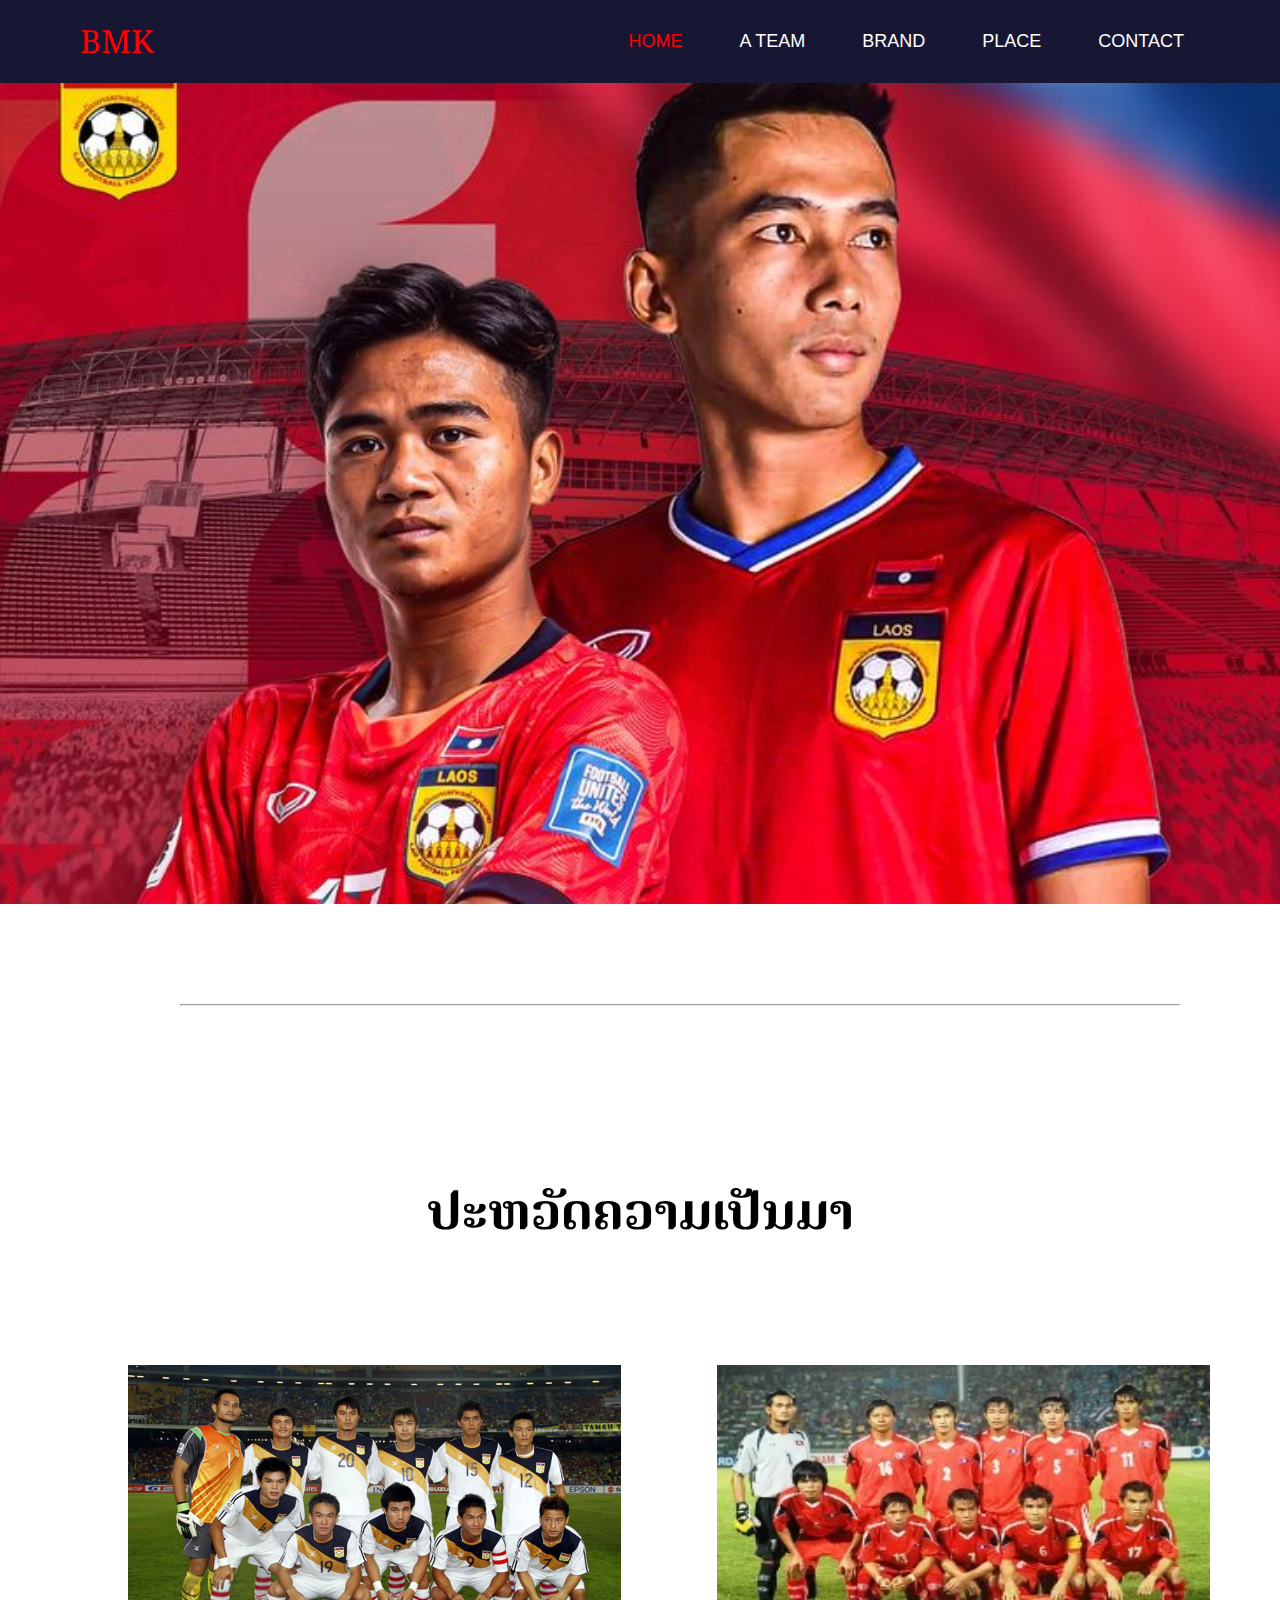
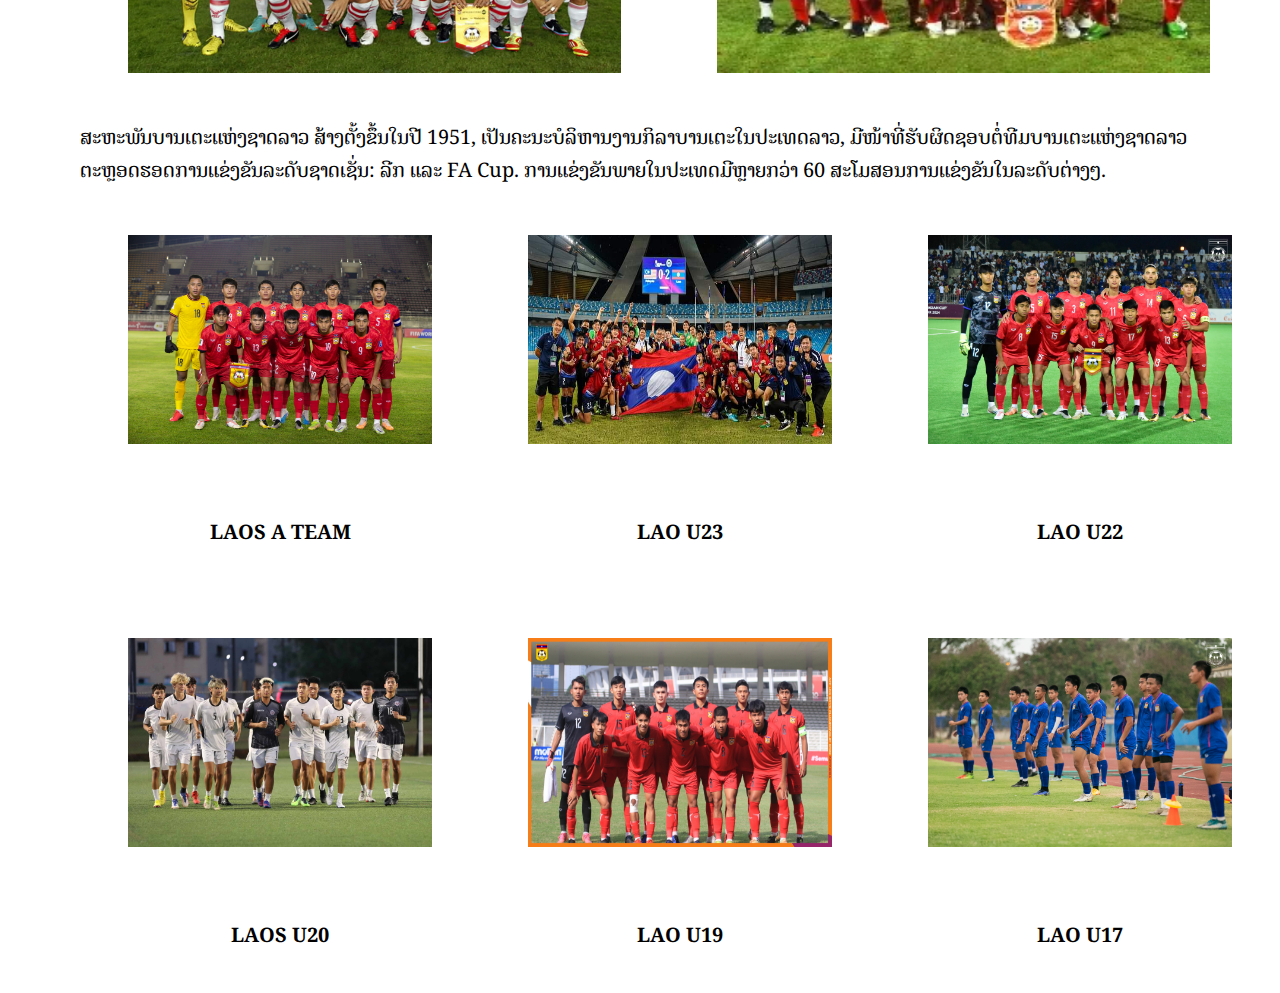
<file: project .group4/home/index.html>
<!DOCTYPE html>

<html lang="en">
<head>
    <meta charset="UTF-8">
    <meta name="viewport" content="width=device-width, initial-scale=1.0">
    <title>project group 4</title>
    <link rel="stylesheet" href="style.css">
    
</head>
<body>
    <nav class="navbar">
        <div class="max-width">
            <div class="logo"><a href="#">BMK</a></div>
            <ul class="menu">
                <li><a href="#home" class="menu-btn" style="color: #ff0000;">HOME</a></li>
                <li><a href="#a team" class="menu-btn">A TEAM</a>
                <ul>
                  <li><a href="../player/player.html">Players</a></li>
                  <li><a href="../Coaches/Coaches.html">Coaches</a></li>
                </ul>
                </li>
                <li><a href="../barnd/brand.html" class="menu-btn">BRAND</a></li>
                <li><a href="../place/place.html" class="menu-btn">PLACE</a></li>
                <li><a href="../contact/contact.html" class="menu-btn">CONTACT</a></li>
            </ul>
        </div>
    </nav>    
        </div>
        </div>
    
    <!-- Home section start -->
    <section class="home" id="home">
      <div class="max-width">
        <div class="home-content">
      </div>
      </div>
    </section>
       <!-- home -->
      <section class="#home" id="home">
        <div class="max-width">
            <hr>
            <h2 class="title">ປະຫວັດຄວາມເປັນມາ</h2>
        <div class="about-content">
            <div class="column-between">
                <img src="./img/lao3.webp" alt="">
                <img src="./img/lao4.webp" alt="">
            </div>
            <div class="column-center">
                <div class="text">
                    ສະຫະພັນບານເຕະແຫ່ງຊາດລາວ ສ້າງຕັ້ງຂຶ້ນໃນປີ 1951, ເປັນຄະນະບໍລິຫານງານກິລາບານເຕະໃນປະເທດລາວ, 
              ມີໜ້າທີ່ຮັບຜິດຊອບຕໍ່ທີມບານເຕະແຫ່ງຊາດລາວ ຕະຫຼອດຮອດການແຂ່ງຂັນລະດັບຊາດເຊັ່ນ: ລີກ ແລະ FA Cup. 
              ການ​ແຂ່ງ​ຂັນ​ພາຍ​ໃນ​ປະ​ເທດ​ມີ​ຫຼາຍ​ກວ່າ 60 ສະ​ໂມ​ສອນ​ການ​ແຂ່ງ​ຂັນ​ໃນ​ລະ​ດັບ​ຕ່າງໆ​. </div>
              <div class="blog-con">
                <div class="blog-item">
               <img src="./img/a team.jpg" alt="">
               <h4>LAOS A TEAM</h4>
              </div>
              <div class="blog-item">
                <img src="./img/lA0 U23.jpg " alt="">
                <h4>LAO U23</h4>
               </div>
               <div class="blog-item">
                <img src="./img/u22.jpg" alt="">
                <h4>LAO U22</h4>
               </div>
              </div>
              <div class="blog-con2">
                <div class="blog-item">
               <img src="./img/laou20.jpg" alt="">
               <h4>LAOS U20</h4>
              </div>
              <div class="blog-item">
                <img src="./img/u19.jpg" alt="">
                <h4>LAO U19</h4>
               </div>
               <div class="blog-item">
                <img src="./img/lao u17.jpg" alt="">
                <h4>LAO U17</h4>
               </div>
              </div>
      </div>
      </div>
      </section>
      
     <!-- BARND
     <section class="brand" id="brand">
      <div class="max-width brand-box">
        <div class="img">
          <img src="./img/logo teamsard.jpg" alt="">
        </div>
        <h2 class="font">BRAND FOOTBALL LAOS</h2>
      </div>
     </section>
     <section>
      <div class="boss">
        <div class="logo1">
          <img src="./img/suea yai.jpg">
          <h4 class="shop"><span>T-Shirt</span><br>Size :  S , M , L , XL , XXL <br>Color :  Red ,  Blue <br>Sell :  180.000 LAK</h4>
        </div>
        <div class="logo2">
          <img src="./img/suea wrom.jpg" alt="">
          <h4 class="shop"><span>Warm - Shirt</span><br>Size :  S , M , L , XL , XXL <br>Color  :  Black , White<br>Sell :  250.000 LAK</h4>
        </div>
      </div> -->
     <!-- </section> -->
     </body>
     </html>
</file>
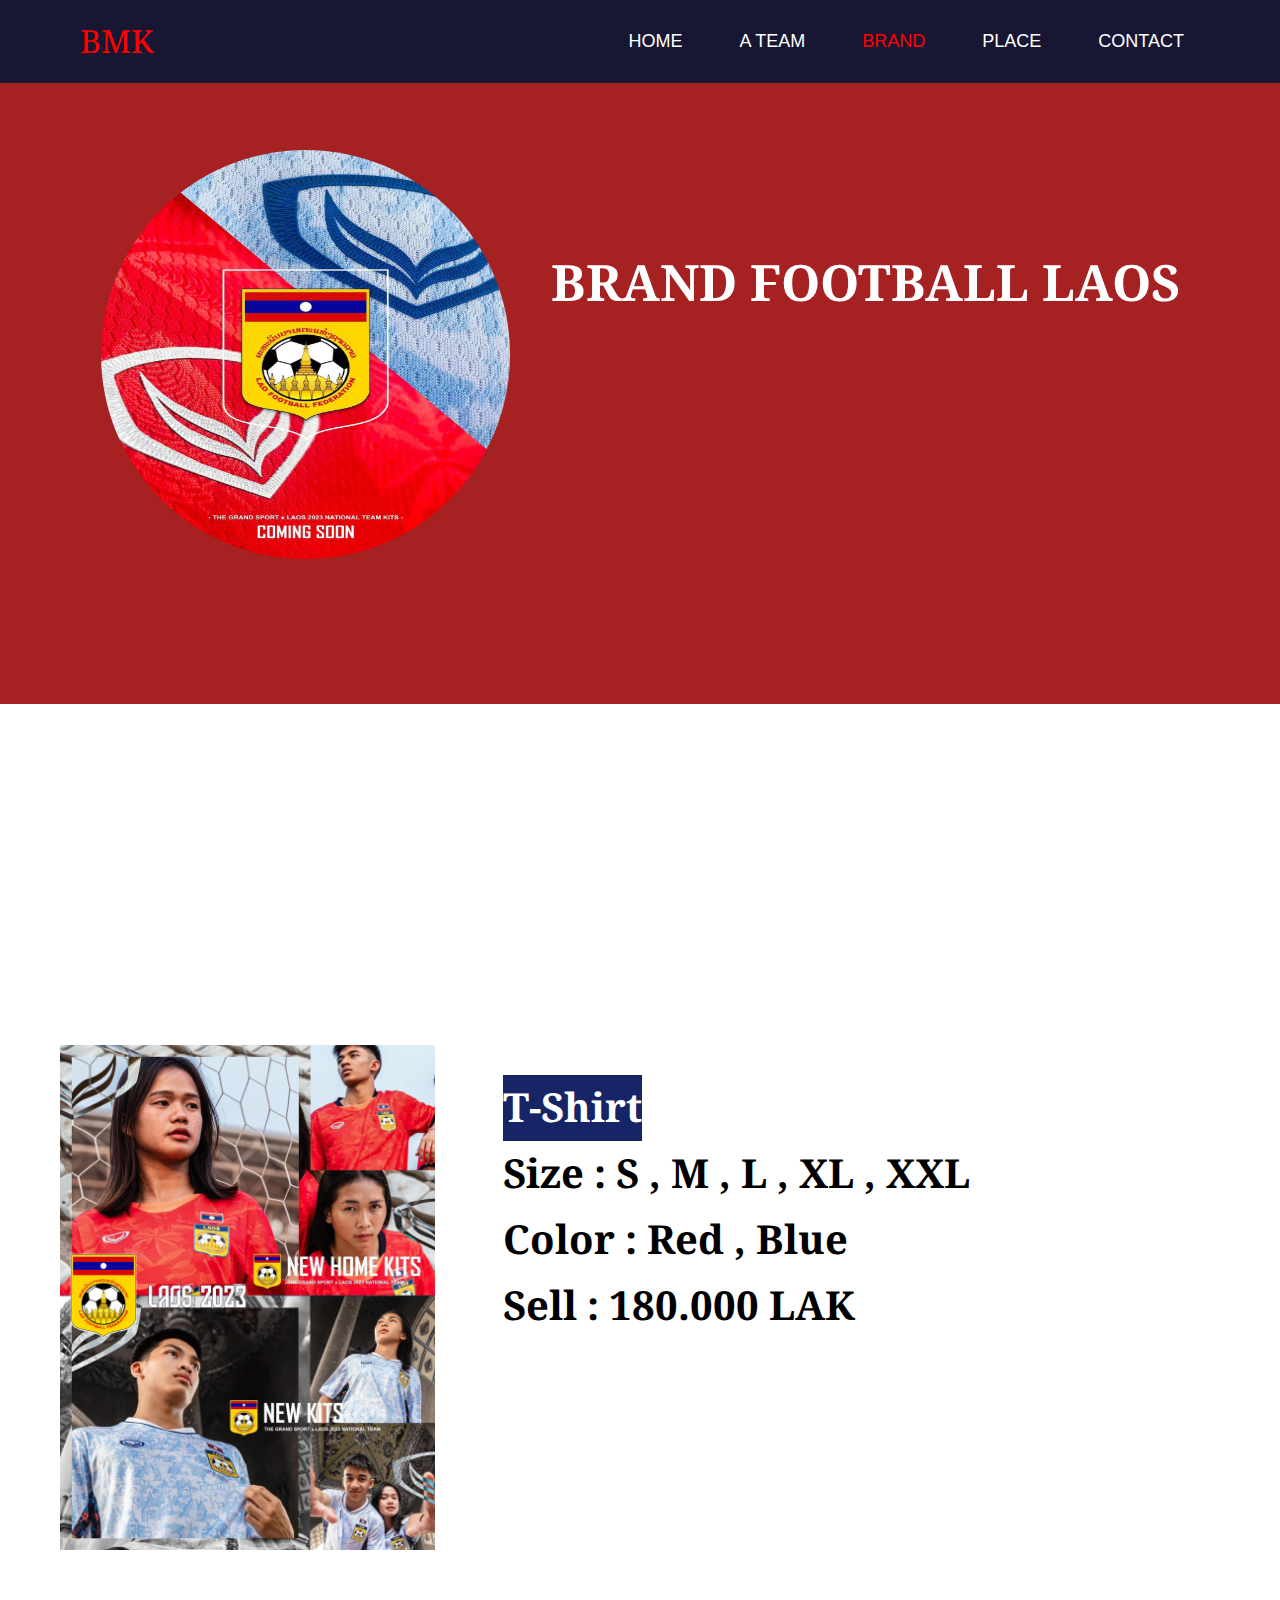
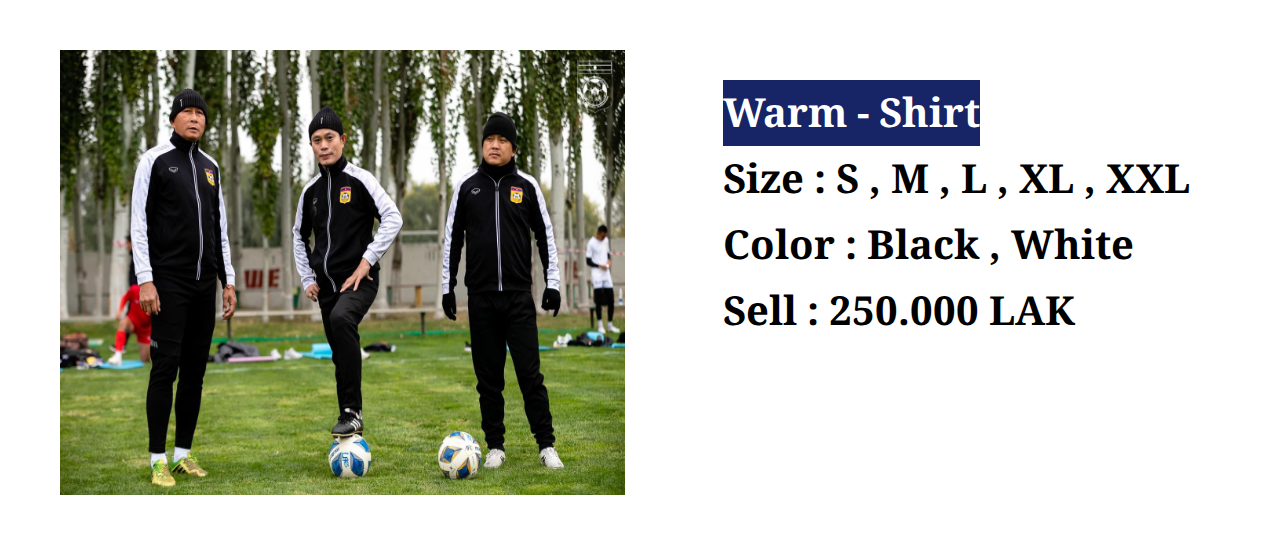
<file: project .group4/barnd/brand.html>
<!DOCTYPE html>
<html lang="en">
<head>
    <meta charset="UTF-8">
    <meta name="viewport" content="width=device-width, initial-scale=1.0">
    <title>Document</title>
    <link rel="stylesheet" href="brand.css">
</head>
<body>
    <nav class="navbar">
        <div class="max-width">
            <div class="logo"><a href="#">BMK</a></div>
            <ul class="menu">
                <li><a href="../home/index.html" class="menu-btn">HOME</a></li>
                <li><a href="#a team" class="menu-btn">A TEAM</a>
                <ul>
                  <li><a href="../player/player.html">Players</a></li>
                  <li><a href="../Coaches/Coaches.html">Coaches</a></li>
                </ul>
                </li>
                <li><a href="../home/index.html" class="menu-btn" style="color: #ff0000;">BRAND</a></li>
                <li><a href="../place/place.html" class="menu-btn">PLACE</a></li>
                <li><a href="#contact" class="menu-btn">CONTACT</a></li>
            </ul>
        </div>
    </nav>    
        </div>
        </div>
    
   <!-- BARND -->
   <section class="brand" id="brand">
    <div class="max-width">
      <div class="img">
        <img src="./img/logo teamsard.jpg" alt="BRAND FOOTBALL LAOS">
      </div>
      <h2 class="font">BRAND FOOTBALL LAOS</h2>
    </div>
   </section>
   <section>
    <div class="boss">
      <div class="logo1">
        <img src="./img/suea yai.jpg">
        <h4 class="shop"><span>T-Shirt</span><br>Size :  S , M , L , XL , XXL <br>Color :  Red ,  Blue <br>Sell :  180.000 LAK</h4>
      </div>
      <div class="logo2">
        <img src="./img/suea wrom.jpg" alt="">
        <h4 class="shop"><span>Warm - Shirt</span><br>Size :  S , M , L , XL , XXL <br>Color  :  Black , White<br>Sell :  250.000 LAK</h4>
      </div>
    </div>
   </section>
</body>
</html>
</file>
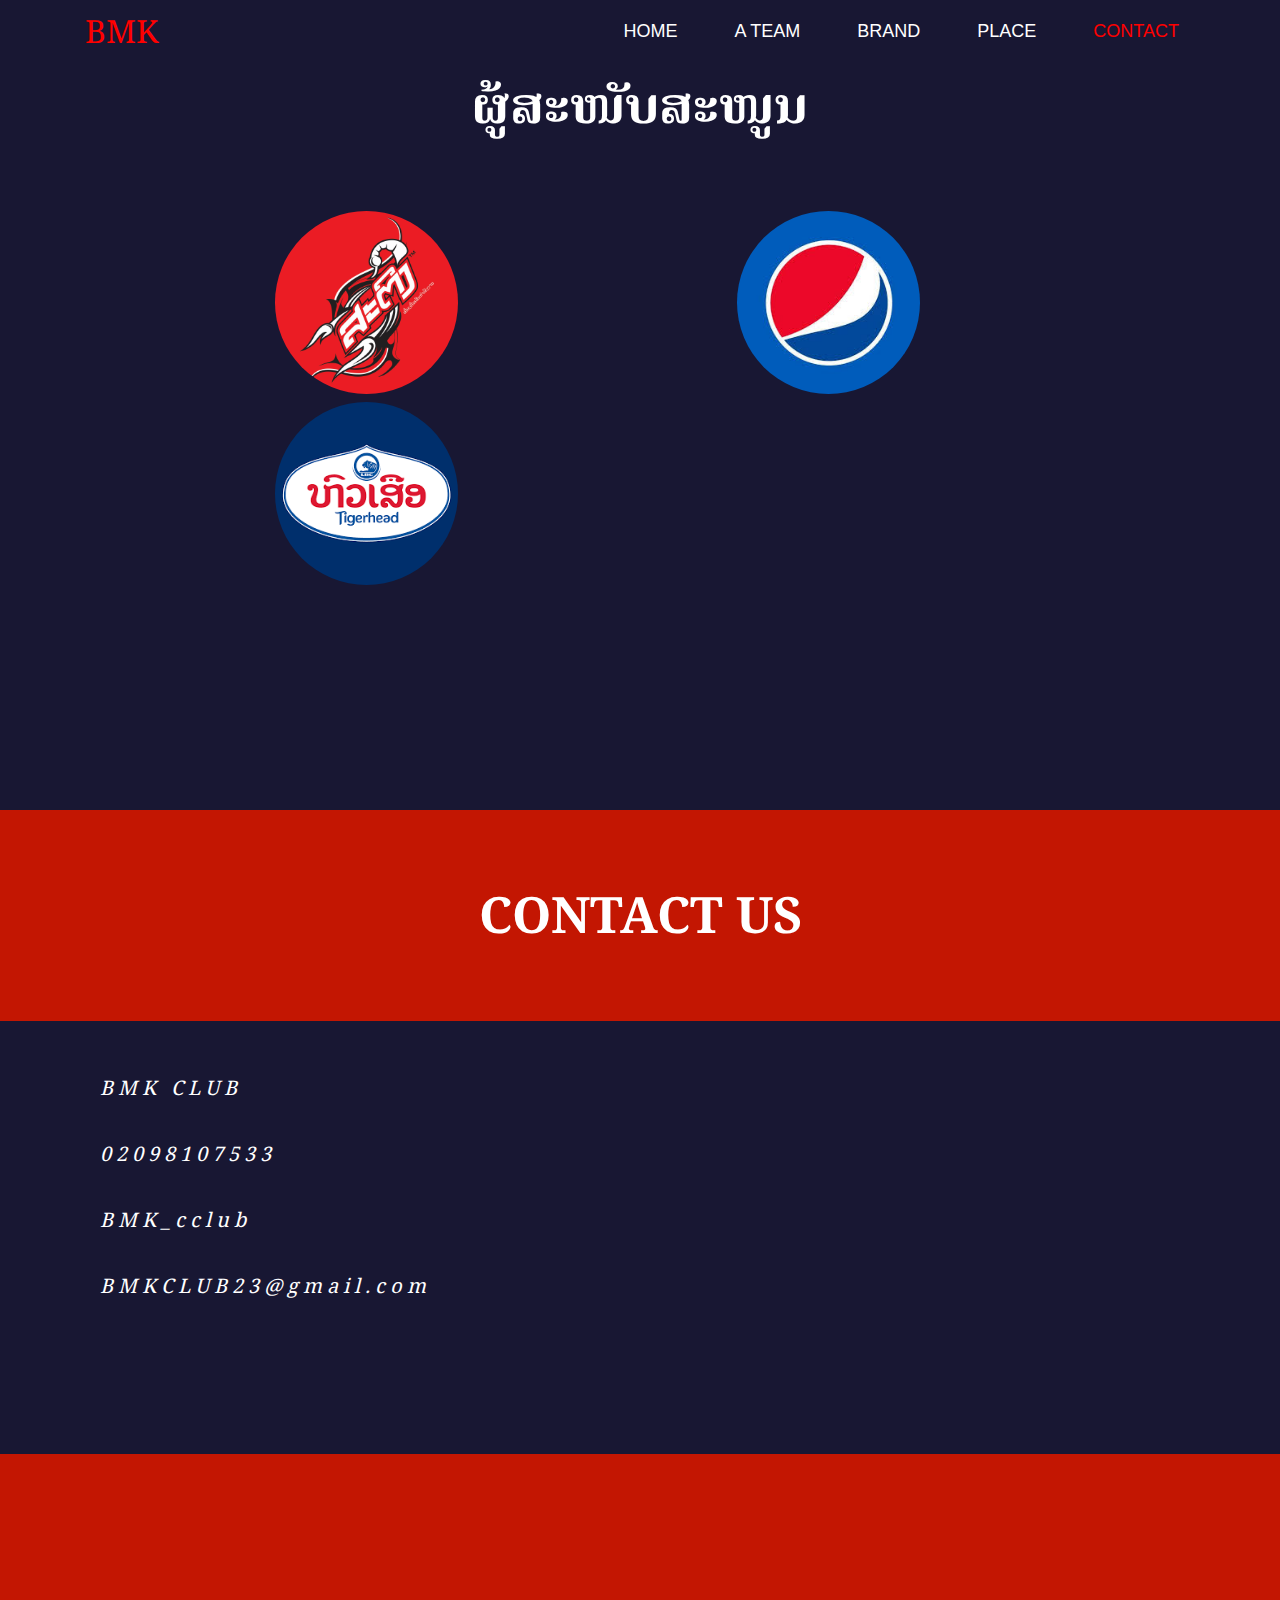
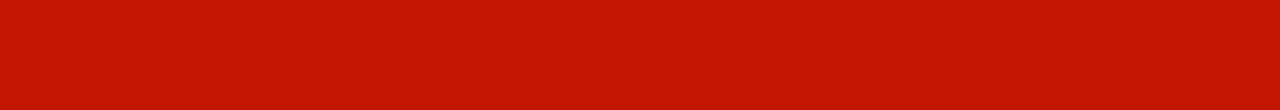
<file: project .group4/contact/contact.html>
<!DOCTYPE html>
<html lang="en">
<head>
    <meta charset="UTF-8">
    <meta name="viewport" content="width=device-width, initial-scale=1.0">
    <title>Document</title>
    <link rel="stylesheet" href="contact.css">
    <link rel="stylesheet" href="https://cdnjs.cloudflare.com/ajax/libs/font-awesome/6.5.0/css/all.min.css" integrity="sha512-Avb2QiuDEEvB4bZJYdft2mNjVShBftLdPG8FJ0V7irTLQ8Uo0qcPxh4Plq7G5tGm0rU+1SPhVotteLpBERwTkw==" crossorigin="anonymous" referrerpolicy="no-referrer" />
</head>
<body>
    <nav class="navbar">
        <div class="max-width">
            <div class="logo"><a href="#">BMK</a></div>
            <ul class="menu">
                <li><a href="../home/index.html" class="menu-btn">HOME</a></li>
                <li><a href="#a team" class="menu-btn">A TEAM</a>
                <ul>
                  <li><a href="../player/player.html">Players</a></li>
                  <li><a href="../Coaches/Coaches.html">Coaches</a></li>
                </ul>
                </li>
                <li><a href="../barnd/brand.html" class="menu-btn">BRAND</a></li>
                <li><a href="../place/place.html" class="menu-btn">PLACE</a></li>
                <li><a href="../contact/contact.html" class="menu-btn" style="color: #ff0000;">CONTACT</a></li>
            </ul>
        </div>
    </nav>    
        </div>
        </div>
        <!--Sponser-->
    <section class="sponser">
        <div class="sponser1">
        <h2>ຜູ້ສະໜັບສະໜູນ</h2>
        <div class="icon">
            <img src="./img/sting.jpg" alt="">
            <img src="./img/pss.jpg" alt="">
            <img src="./img/hua.png" alt="">
        </div>
    </div>
    </section>

    <!--Contact-->
    <section class="contact">
        <h2>CONTACT US</h2>
        <div class="tel">
        <br>
        <p>
            <i class="fa-brands fa-facebook" style="color: white;">  BMK CLUB</i>
        </p>

        <p>
            <i class="fa-brands fa-whatsapp" style="color: white;"> 02098107533</i>
        </p>

        <p>
            <i class="fa-brands fa-instagram" style="color: white;">  BMK_cclub</i>
        </p>

        <p>
            <i class="fa-brands fa-google" style="color: white">  BMKCLUB23@gmail.com</i>
        </p>
        </div>
    </section>
    
</body>
</html>
</file>
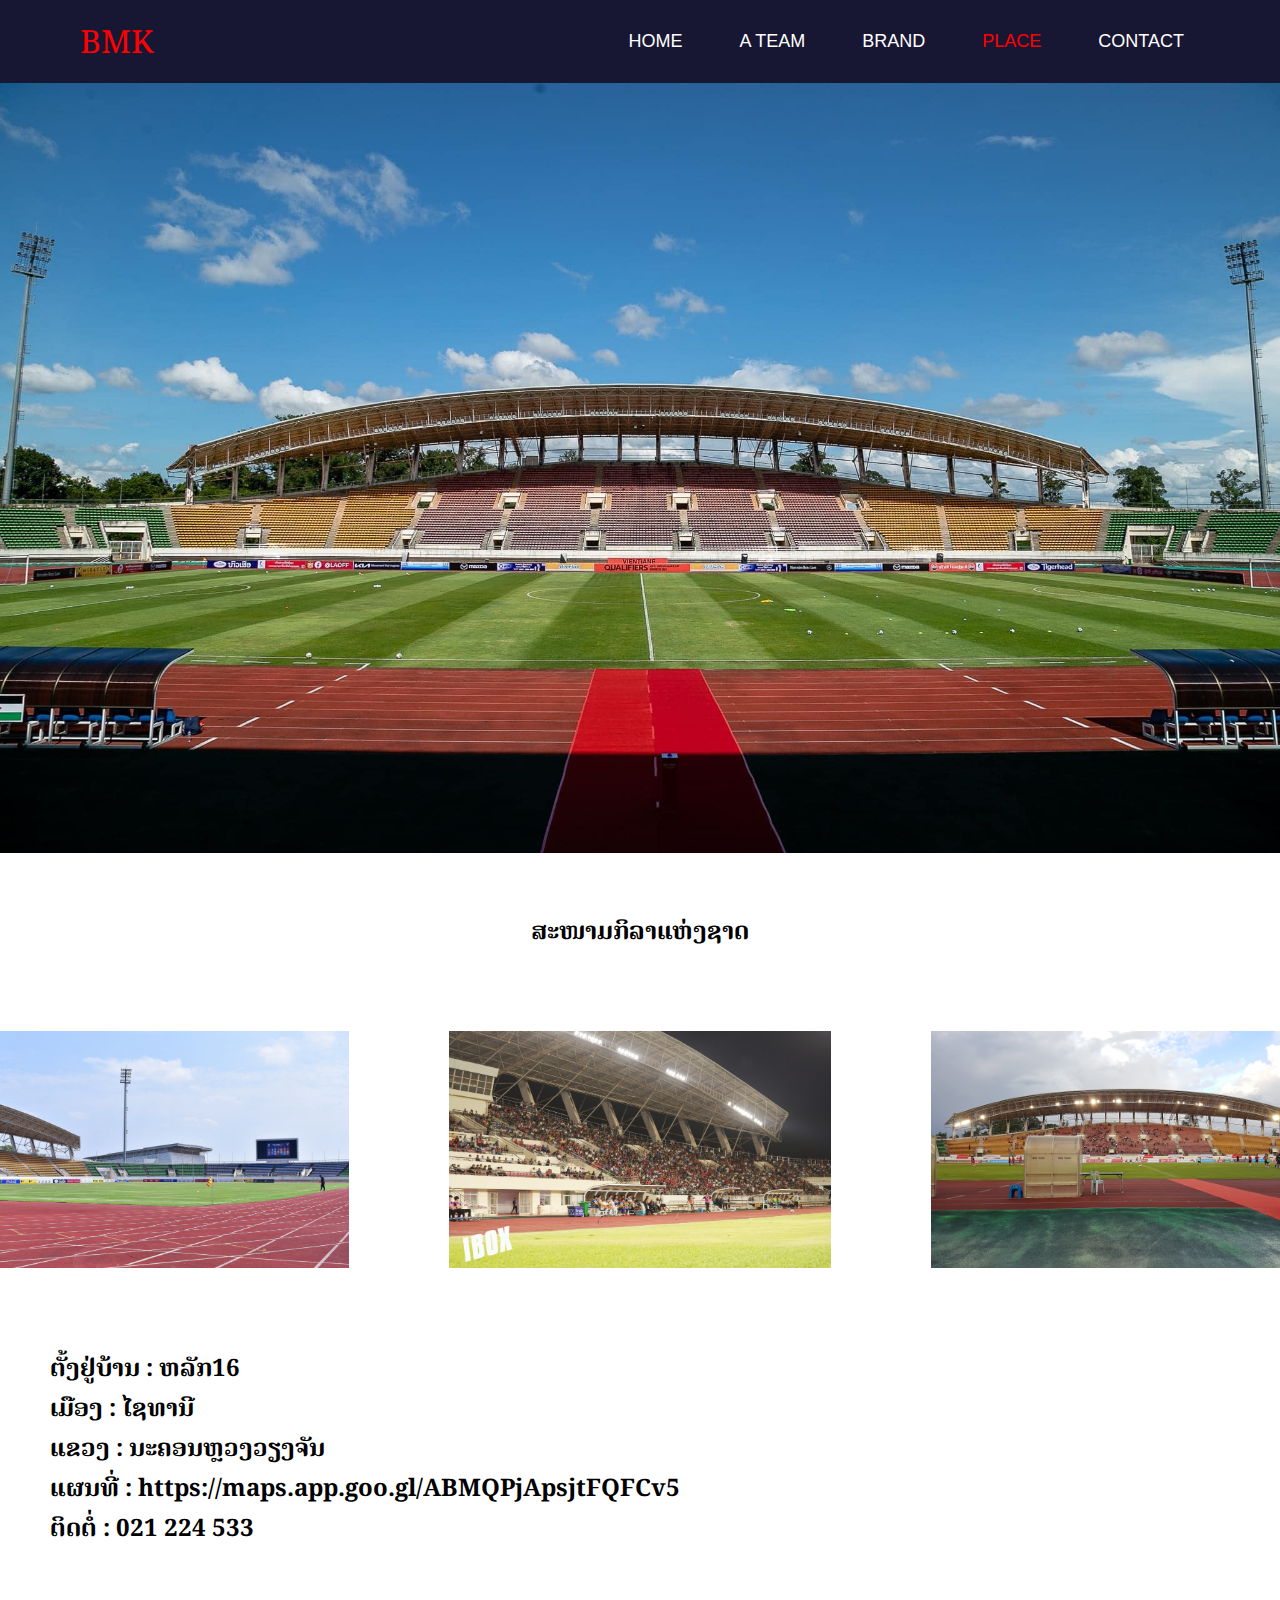
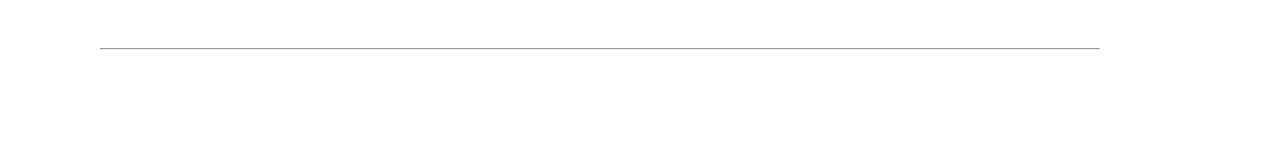
<file: project .group4/place/place.html>
<!DOCTYPE html>
<html lang="en">
<head>
    <meta charset="UTF-8">
    <meta name="viewport" content="width=device-width, initial-scale=1.0">
    <title>Document</title>
    <link rel="stylesheet" href="place.css">
</head>
<body>
    <nav class="navbar">
        <div class="max-width">
            <div class="logo"><a href="#">BMK</a></div>
            <ul class="menu">
                <li><a href="../home/index.html" class="menu-btn">HOME</a></li>
                <li><a href="#a team" class="menu-btn">A TEAM</a>
                <ul>
                  <li><a href="#players">Players</a></li>
                  <li><a href="#coaches">Coaches</a></li>
                </ul>
                </li>
                <li><a href="#brand" class="menu-btn">BRAND</a></li>
                <li><a href="#place" class="menu-btn" style="color: #ff0000;">PLACE</a></li>
                <li><a href="../contact/contact.html" class="menu-btn">CONTACT</a></li>
            </ul>
            
        </div>
    </nav>
            </div>
        </div> 
        <section>
            <div>
                <img style="width: 100%;" src="./img/sanam kila1.jpg" alt="">
            </div>
        </section>
        <section class="place">
            <h2 class="font-place">ສະໜາມກິລາແຫ່ງຊາດ</h2>
                <div class="card-con">
                    <div class="card">
                      <img src="./img/sanam kila.jpg" style="width: 382px; height: 237px;"> 
                   </div>

                   <div class="card">
                    <img src="./img/sanam kila5.jpg" style="width: 382px; height: 237px;"> 
                 </div>

                 <div class="card">
                    <img src="./img/sanam kila6.jpg" style="width: 382px; height: 237px;"> 
                 </div>
                   
                </div>
                <div class="font">
                    <h2>
                        ຕັ້ງຢູ່ບ້ານ :  ຫລັກ16  <br>
                        
                        ເມືອງ      : ໄຊທານີ <br>

                        ແຂວງ     : ນະຄອນຫຼວງວຽງຈັນ <br>

                        ແຜນທີ່    : https://maps.app.goo.gl/ABMQPjApsjtFQFCv5 <br>

                        ຕິດຕໍ່       : 021 224 533

                    </h2>
                </div>   
        </section>
        <hr>

</body>
</html>
</file>
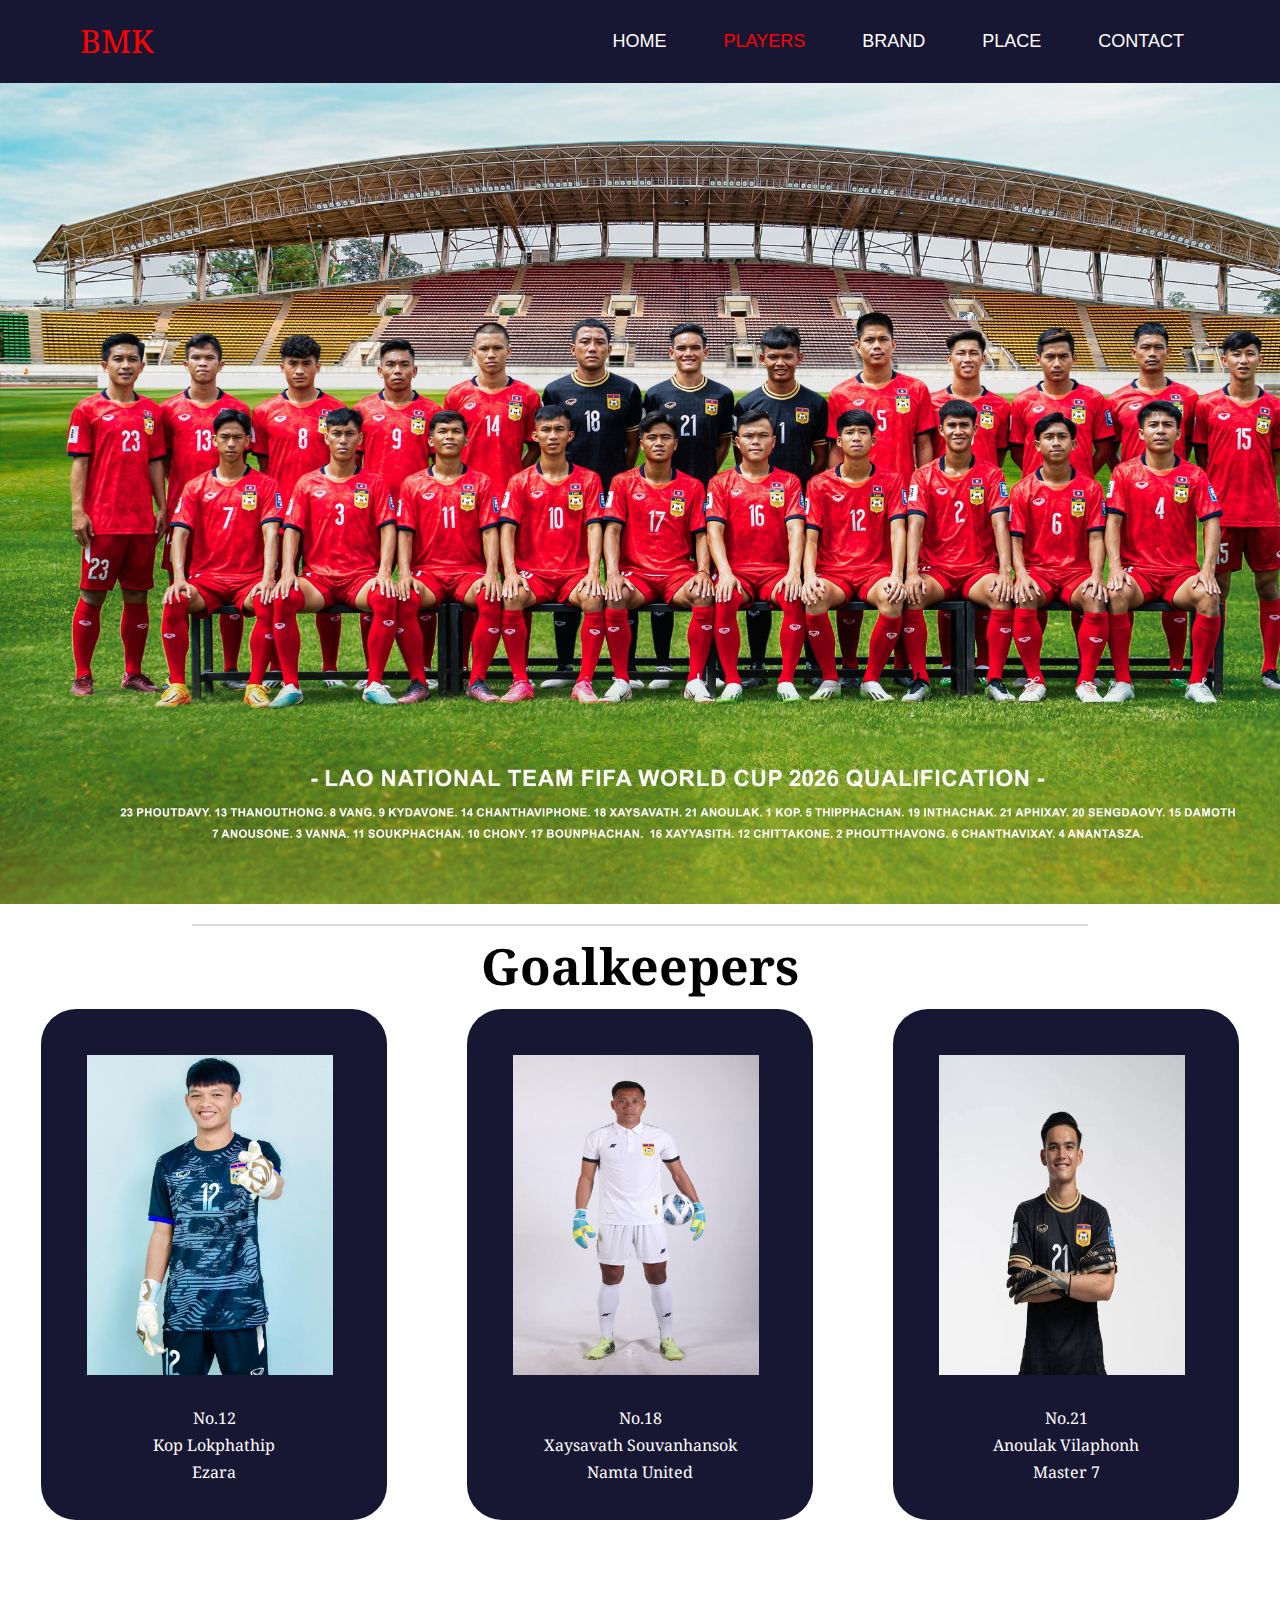
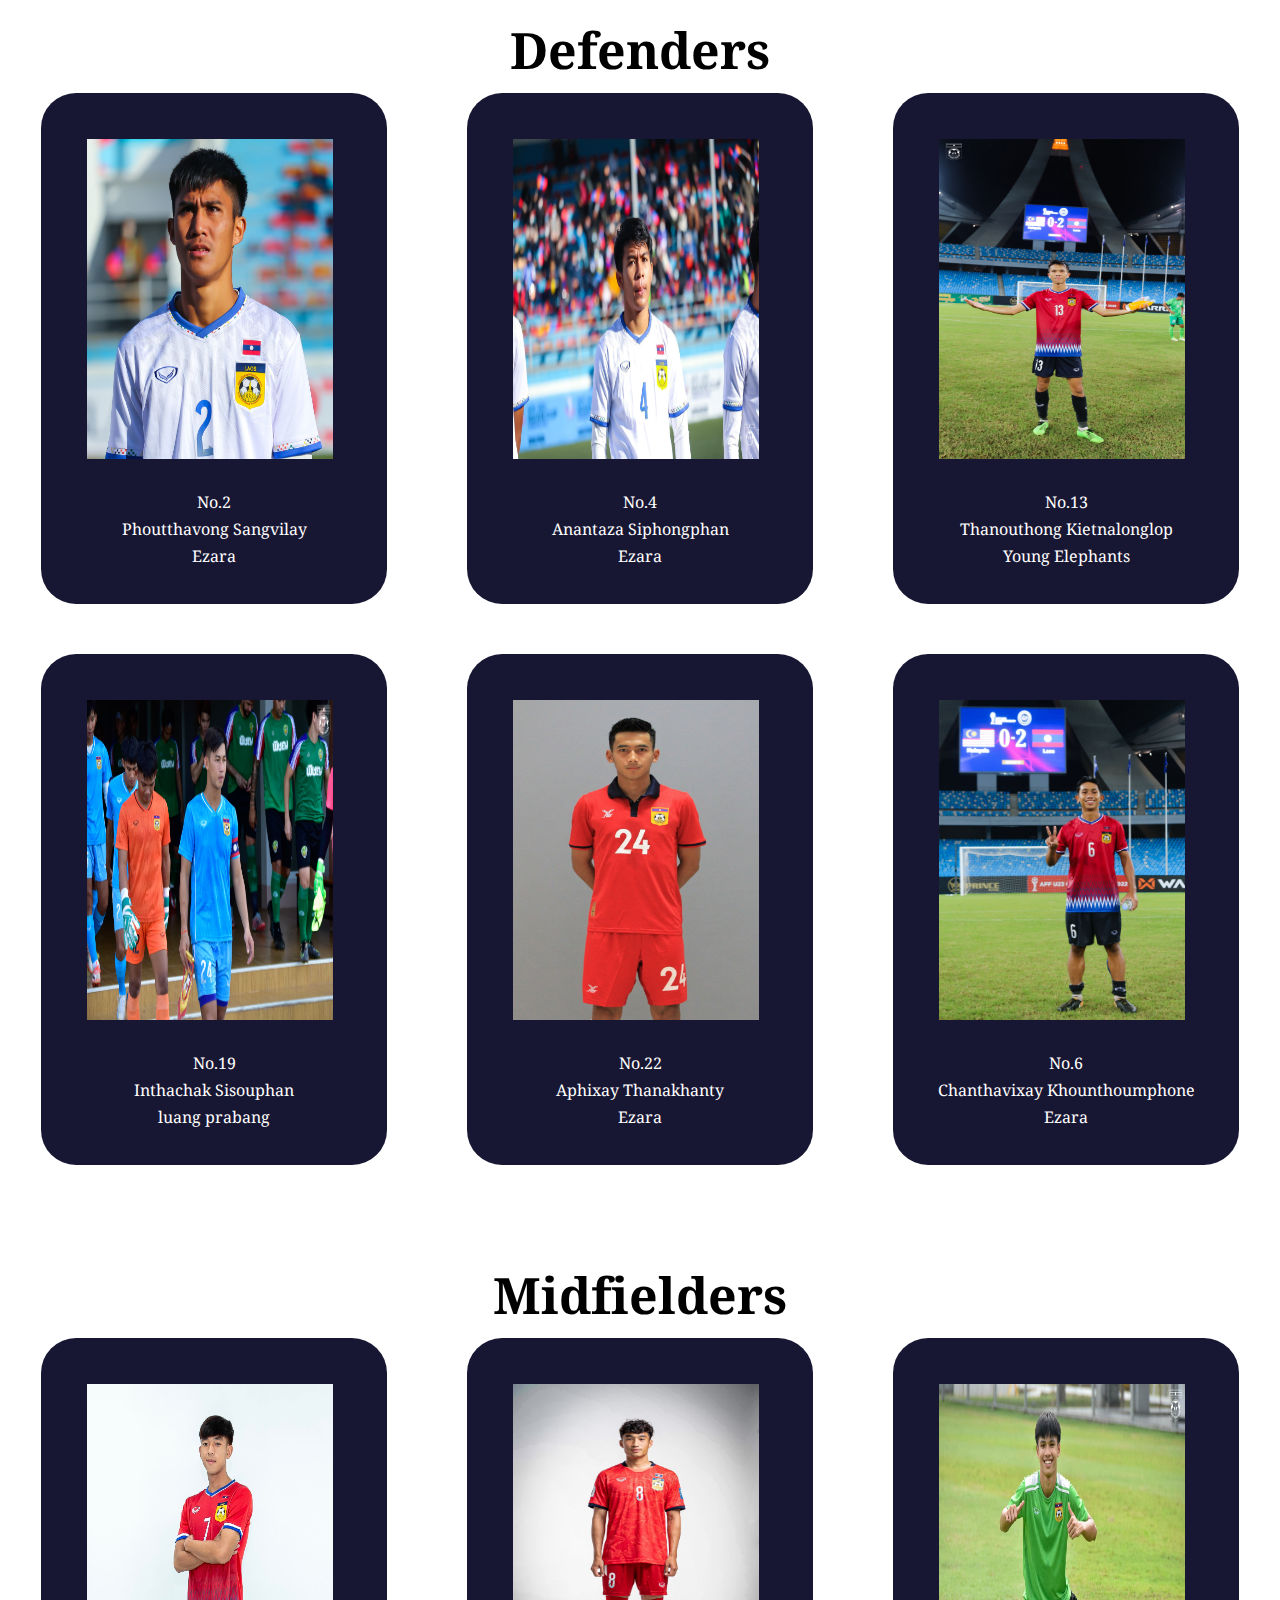
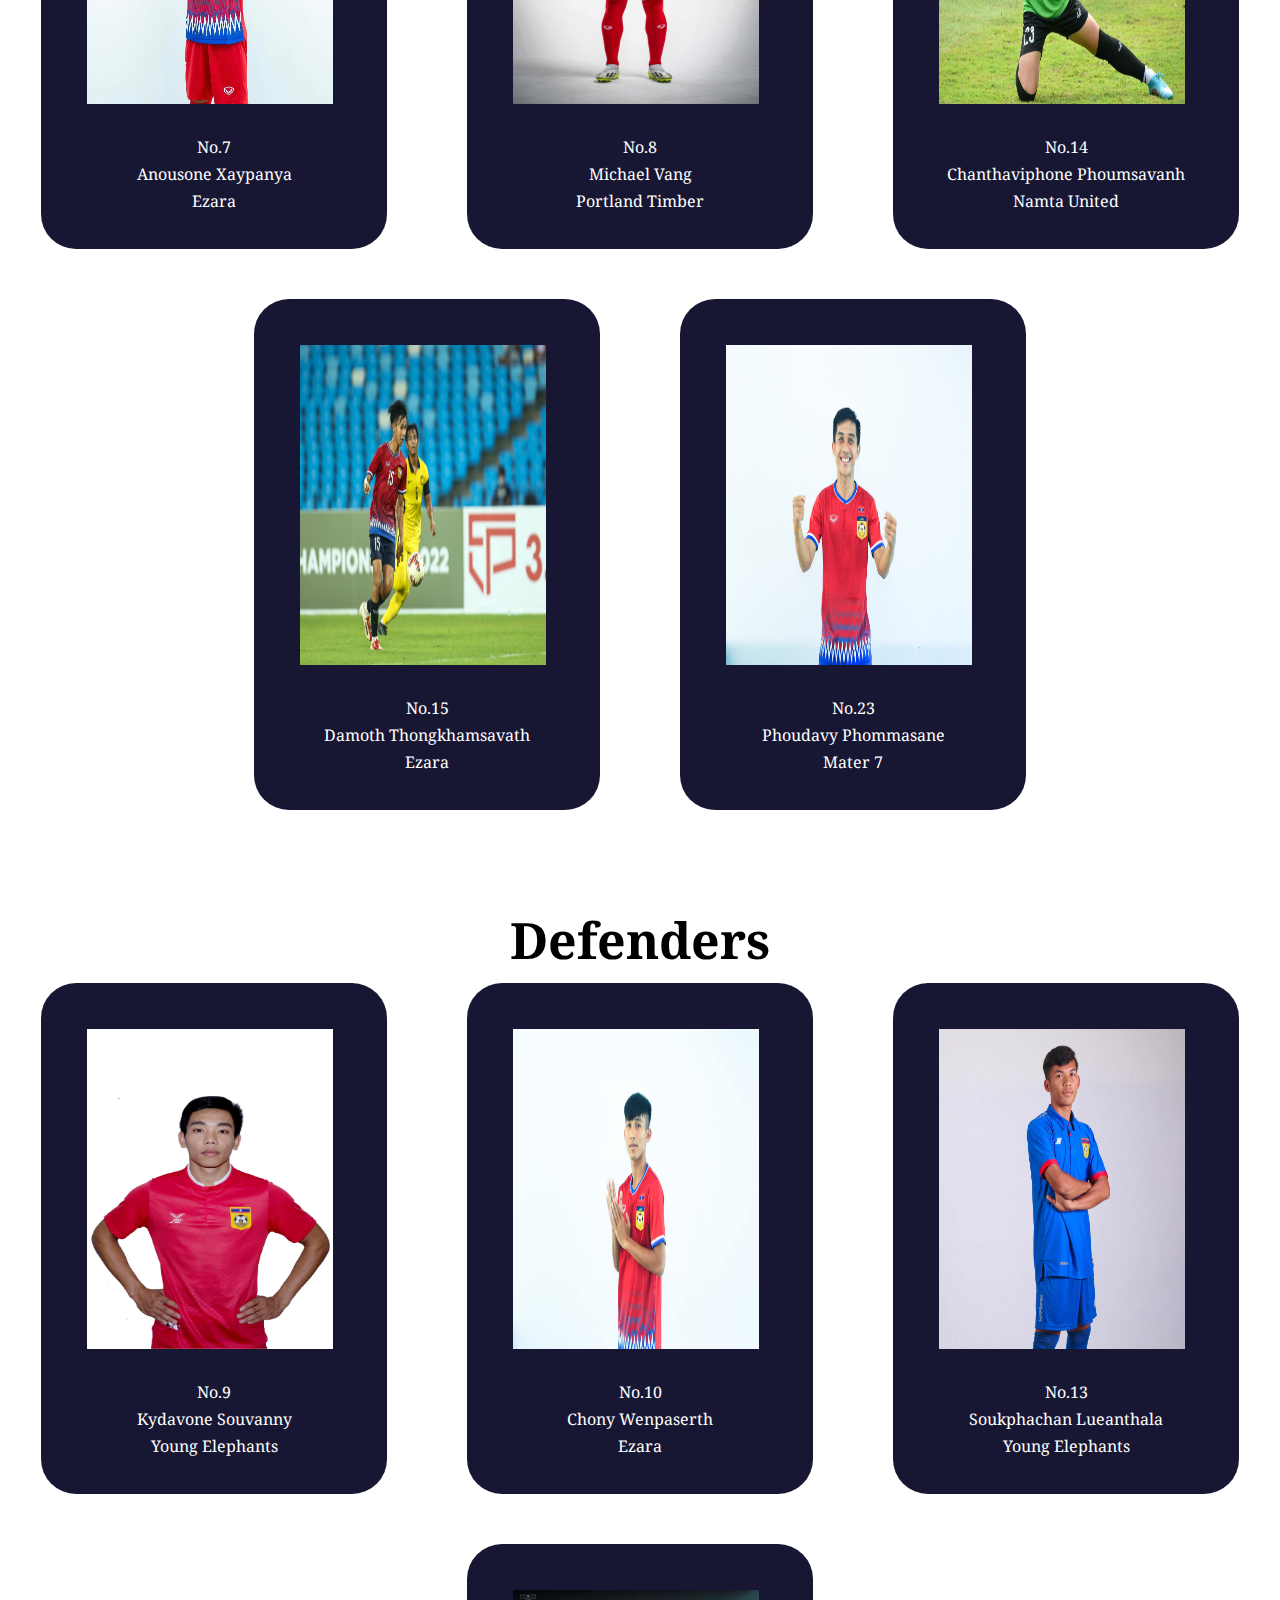
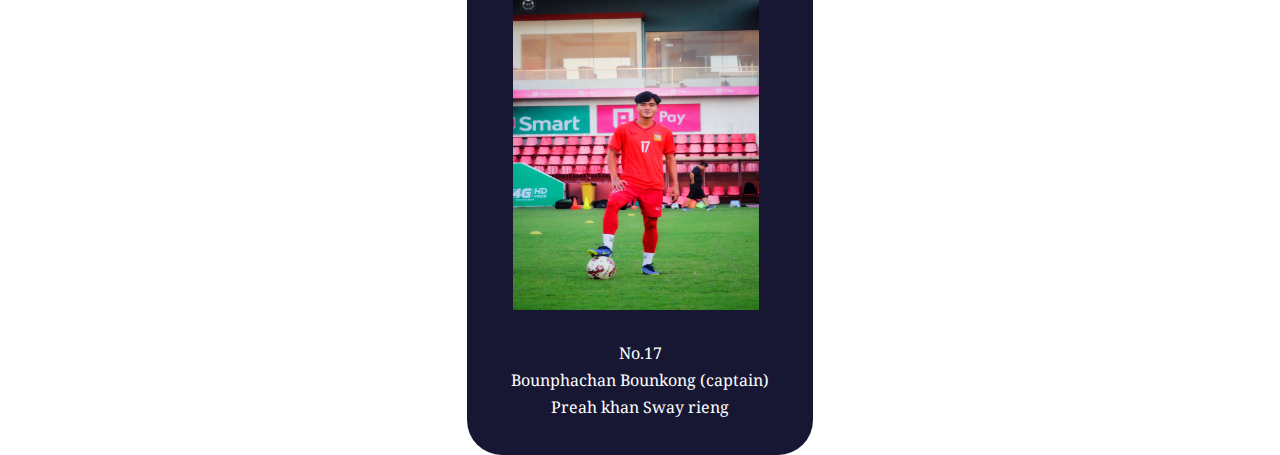
<file: project .group4/player/player.html>
<!DOCTYPE html>
<html lang="en">
<head>
    <meta charset="UTF-8">
    <meta name="viewport" content="width=device-width, initial-scale=1.0">
    <title>project group4</title>
    <link rel="stylesheet" href="players.css">
</head>
<body>
    <nav class="navbar">
        <div class="max-width">
            <div class="logo"><a href="#">BMK</a></div>
            <ul class="menu">
                <li><a href="../home/index.html" class="menu-btn">HOME</a></li>
                <li><a href="#players" class="menu-btn" style="color: #ff0000;">PLAYERS</a>
                <ul>
                  <li><a href="../player/player.html">players</a></li>
                  <li><a href="../Coaches/Coaches.html">Coaches</a></li>
                </ul>
                </li>
                <li><a href="../barnd/brand.html" class="menu-btn">BRAND</a></li>
                <li><a href="../place/place.html" class="menu-btn">PLACE</a></li>
                <li><a href="../contact/contact.html" class="menu-btn">CONTACT</a></li>
            </ul>
        </div>
    </nav>    
        </div>
        </div>
    </section>
    <!-- Home section start -->
    <section class="home" id="home">
      <div class="max-width">
        <div class="players-contant">
        </div>
      </div>
    <!-- Goalkeeper -->
    </section>
    <section class="players" id="players">
      <div style="width: 70%; margin: auto;">
        <div class="" style="width: 100%; background-color: #D9D9D9; height: 2px; margin-top: 20px;"></div>
      </div>
      <h2>Goalkeepers</h2>
        <div class="card-con">
          <div class="card">
            <img src="./img/kop1.jpg">
            <p>No.12<br>Kop Lokphathip <br>Ezara</p>
            
          </div>
          <div class="card-con">
            <div class="card">
              <img src="./img/vath 3.jpg">
              <p>No.18<br>Xaysavath Souvanhansok <br>Namta United</p>
              
            </div><div class="card-con">
              <div class="card">
                <img src="./img/anouluk2.jpg">
                <p>No.21<br>Anoulak Vilaphonh<br>Master 7</p>      
              </div>
        </div>
    </section>

    <!-- Defenders -->
    <section>
      <h2 style="margin-top: 90px;">Defenders</h2>
        <div class="card-con">
          <div class="card">
            <img src="./img/phoutthavong 2.jpg">
            <p>No.2<br>Phoutthavong Sangvilay <br>Ezara</p>
            
          </div>
          <div class="card-con">
            <div class="card">
              <img src="./img/anantasa.jpg">
              <p>No.4<br>Anantaza Siphongphan <br>Ezara</p>
            </div>
            <div class="card-con">
              <div class="card">
                <img src="./img/Thanouthong Kietnalonglop.jpg">
                <p>No.13<br>Thanouthong Kietnalonglop<br>Young Elephants</p>
              </div>
        </div>
    </section>
    <section>
      <div class="card-con1" style="margin-top: 50px;">
        <div class="card">
          <img src="./img/Inthachak Sisouphan.jpg">
          <p>No.19<br>Inthachak Sisouphan<br>luang prabang</p>
          
        </div>
        <div class="card-con1">
          <div class="card">
            <img src="./img/Aphixay Thanakhanty.jpg">
            <p>No.22<br>Aphixay Thanakhanty<br>Ezara</p>
          </div>
          <div class="card-con1" >
            <div class="card">
              <img src="./img/Chanthavixay Khounthoumphone.jpg">
              <p>No.6<br>Chanthavixay Khounthoumphone<br>Ezara</p>      
            </div>
      </div>
    </section>
      <!-- Midfielders -->
      <section>
        <h2 style="margin-top: 90px;">Midfielders</h2>
          <div class="card-con2">
            <div class="card">
              <img src="./img/Anousone Xaypanya.jpg">
              <p>No.7<br>Anousone Xaypanya<br>Ezara</p>
              
            </div>
            <div class="card-con2">
              <div class="card">
                <img src="./img/micelvung.jpg">
                <p>No.8<br>Michael Vang<br>Portland Timber</p>
              </div>
              <div class="card-con2">
                <div class="card">
                  <img src="./img/Chanthaviphone Phoumsavanh.jpg">
                  <p>No.14<br>Chanthaviphone Phoumsavanh<br>Namta United</p>
                </div>
          </div>
      </section>
      <section>
        <div class="card-con2" style="margin-top: 50px;">
          <div class="card">
            <img src="./img/Damoth Thongkhamsavath.jpg">
            <p>No.15<br>Damoth Thongkhamsavath<br>Ezara</p>  
          </div>
          <div class="card-con2">
            <div class="card">
              <img src="./img/Phoutdavy Phommasane.jpg">
              <p>No.23<br>Phoudavy Phommasane<br>Mater 7</p>
            </div>
           </div>
      </section>
        

           <!-- forward -->
           <section>
            <h2 style="margin-top: 90px;">Defenders</h2>
              <div class="card-con4">
                <div class="card">
                  <img src="./img/Kydavone Souvanny.jpg">
                  <p>No.9<br>Kydavone Souvanny <br>Young Elephants</p>
                  
                </div>
                <div class="card-con4">
                  <div class="card">
                    <img src="./img/Chony Wenpaserth.jpg">
                    <p>No.10<br>Chony Wenpaserth<br>Ezara</p>
                  </div>
                  <div class="card-con4">
                    <div class="card">
                      <img src="./img/Soukphachan Lueanthala.jpg">
                      <p>No.13<br>Soukphachan Lueanthala<br>Young Elephants</p>
                    </div>
              </div>
          </section>
          <section>
            <div class="card-con4" style="margin-top: 50px;">
              <div class="card">
                <img src="./img/Bounphachan Bounkong (captain).jpg">
                <p>No.17<br>Bounphachan Bounkong (captain)<br>Preah khan Sway rieng </p>  
              </div>
          </section>
           
           
           
    
</body>
</html>
</file>
<file: project .group4/home/style.css>
/*  import google fonts */
@import url('https://fonts.googleapis.com/css2?family=Poppins:wght@400;500;600;700&family=Ubuntu:wght@400;500;700&display=swap');
@import url('https://fonts.googleapis.com/css2?family=Edu+TAS+Beginner:wght@600&family=Lora:wght@600&family=Noto+Sans+Lao:wght@500&family=Noto+Serif+Lao&family=Open+Sans&display=swap');

*{
    margin: 0;
    padding: 0;
    box-sizing: border-box;
    text-decoration: none;
    scroll-behavior: smooth; 
font-family: 'Noto Sans Lao', sans-serif;
font-family: 'Noto Serif Lao', serif;

}
.max-width{
    max-width: 1300px;
    padding: 0 80px;
    margin: auto;
}
/* nabar styling */
.navbar{
    position: fixed;
    width: 100%;
    padding: 15px 0;
    background-color: #181733;
    font-family: 'Ubuntu'sans-serif;
    z-index: 10;
}
hr{
    margin: 100px;
    width: 1000px
   
}
.navbar .max-width{
    display: flex;
    align-items: center;
    justify-content: space-between;
}
.navbar ul{
    float: right;
}
.navbar ul li{
    float: left;
    list-style: none;
    position: relative;
}
.navbar ul li ul{
    position: absolute;
    display: none;
    background-color: #181733;
    border-radius: 0px 0px 5px 5px;
}

.navbar ul li:hover ul{
    display: block;
}
.navbar ul li a{
    text-decoration: none;
    font-family: sans-serif;
    color: #fff;
    font-size: 17px;
    padding: 0px 16px;
    display: block;
}
.navbar .logo a{
    color: #ff0000;
    font-size: 2rem; 
}
.navbar .menu li{
    list-style: none;
    display: inline-block;

}
.navbar ul li ul li{
    line-height: 1;
    width: 190px;
    border-radius: 5px;
    padding: 6px;
}
.navbar ul li ul li a{
    padding: 10px 16px;
}
.navbar ul li ul li a:hover{
    background-color: #46527a;
    color: #ff0000;
}
.navbar .menu li a{
    color: #fff;
    font-size: 18px;
    font-weight: 500px;
    margin-left: 25px;
}
/* home styling */
.home{
    display: flex;
    background: url(./img/team\ sard\ lao5.jpg);
    height: 904px;
    min-width: 1280px;
    font-family: 'Ubuntu'sans-serif;
    background-size: cover;
    background-repeat: no-repeat;
}
.menu-btn:hover{
    color: #ff0000 !important;
}

/* about */
.brand-box{
    height: 100%;
    display: flex;
    align-items: center;
    justify-content: space-between;
    
}
.title {
    font-size: 50px;
    text-align: center; 
    color: black;
    padding: 4rem;
    
}
.column-between{
    display: grid;
    grid-template-columns: 1fr 1fr;
}
.column-between img{
    width: 100%;
    justify-items: center;
    padding: 3rem;
    height: 404px;
    width: 589px;
}
.column-between:hover img{
    transform: scale(1.1);
}
.text{
    font-size: 20px;
}
.blog-con{
    display: grid;
    grid-template-columns: 1fr 1fr 1fr ;
    border-radius: 25px;
}
.blog-con2{
    display: grid;
    grid-template-columns: 1fr 1fr 1fr;
    border-radius: 25px;
}
.blog-item img{
    width: 400px;
    height: 305px;
    padding: 3rem;
    
}
.blog-item:hover img{
    transform: scale(1.1)
}
.blog-item h4{
    margin-top: 1rem;
    text-align: center;
    margin-bottom: 41px;
    font-size: 20px;
}
/* brand */
/* .font{
    color: #fff;
    font-size: 50px;
    text-align: end;
    justify-content: space-between;
}
.img img{
    border-radius: 100%;
    height: 409px;
    width: 409px;
}
.brand{
    background-color: #a62122;
    width: 100%;
    height: 704px;
}
.boss{
  width: 100%;
  padding: 10px;
  margin-top: 281px;
}
.logo1 img{
    width: 375px;
    height: 505px;
    margin: 50px;
}
.logo1 {
    display: flex;
    justify-content: space-between;
}
.logo2{
    display: flex;
    justify-content: space-between;
}
.logo2 img{
    width: 625px;
    height: 505px;
    padding: 30px;
    margin: 20px;
}
.logo1 h4{
    font-size: 40px;
    margin-right: 80px;
    margin-top: 80px;

}
.logo2 h4{
    font-size: 40px;
    margin-right: 80px;
    margin-top: 80px;
}
.logo1 span{
    background-color: #172466;
    width: 1000px;
    height: 100px;
    color: #fff;

}
.logo2 span{
    background-color: #172466;
    width: 1000px;
    height: 100px;
    color: #fff;
}
 */
</file>
<file: project .group4/barnd/brand.css>
/*  import google fonts */
@import url('https://fonts.googleapis.com/css2?family=Poppins:wght@400;500;600;700&family=Ubuntu:wght@400;500;700&display=swap');
@import url('https://fonts.googleapis.com/css2?family=Edu+TAS+Beginner:wght@600&family=Lora:wght@600&family=Noto+Sans+Lao:wght@500&family=Noto+Serif+Lao&family=Open+Sans&display=swap');

*{
    margin: 0;
    padding: 0;
    box-sizing: border-box;
    text-decoration: none;
    scroll-behavior: smooth; 
    font-family: 'Noto Sans Lao', sans-serif;
    font-family: 'Noto Serif Lao', serif;
}
.max-width{
    justify-content: space-around;
    align-items: center;
    display: flex;
    max-width: 1300px;
    padding: 0 80px;
    margin: auto;
}
/* nabar styling */
.navbar{
    position: fixed;
    width: 100%;
    padding: 15px 0;
    background-color: #181733;
    font-family: 'Ubuntu'sans-serif;
    z-index: 10;
}
hr{
    margin: 100px;
    width: 1000px
   
}
.navbar .max-width{
    display: flex;
    align-items: center;
    justify-content: space-between;
}
.navbar ul{
    float: right;
}
.navbar ul li{
    float: left;
    list-style: none;
    position: relative;
}
.navbar ul li ul{
    position: absolute;
    display: none;
    background-color: #181733;
    border-radius: 0px 0px 5px 5px;
}

.navbar ul li:hover ul{
    display: block;
}
.navbar ul li a{
    text-decoration: none;
    font-family: sans-serif;
    color: #fff;
    font-size: 17px;
    padding: 0px 16px;
    display: block;
}
.navbar .logo a{
    color: #ff0000;
    font-size: 2rem; 
}
.navbar .menu li{
    list-style: none;
    display: inline-block;

}
.navbar ul li ul li{
    line-height: 1;
    width: 190px;
    border-radius: 5px;
    padding: 6px;
}
.navbar ul li ul li a{
    padding: 10px 16px;
}
.navbar ul li ul li a:hover{
    background-color: #46527a;
    color: #ff0000;
}
.navbar .menu li a{
    color: #fff;
    font-size: 18px;
    font-weight: 500px;
    margin-left: 25px;
}
/* brand */
.font{
    color: #fff;
    font-size: 50px;
    text-align: end;
    justify-content: space-between;
}
.img img{
    border-radius: 100%;
    height: 409px;
    width: 409px;
    margin-top: 150px;
    
    
   
}
.brand{
    background-color: #a62122;
    width: 100%;
    height: 704px;
}
.boss{
  width: 100%;
  padding: 10px;
  margin-top: 281px;
}
.logo1 img{
    width: 375px;
    height: 505px;
    margin: 50px;
}
.logo1 {
    display: flex;
    justify-content: space-between;
}
.logo2{
    display: flex;
    justify-content: space-between;
}
.logo2 img{
    width: 625px;
    height: 505px;
    padding: 30px;
    margin: 20px;
}
.logo1 h4{
    font-size: 40px;
    margin-right: 300px;
    margin-top: 80px;

}
.logo2 h4{
    font-size: 40px;
    margin-right: 80px;
    margin-top: 80px;
}
.logo1 span{
    background-color: #172466;
    width: 1000px;
    height: 100px;
    color: #fff;

}
.logo2 span{
    background-color: #172466;
    width: 1000px;
    height: 100px;
    color: #fff;
}
</file>
<file: project .group4/contact/contact.css>
/*  import google fonts */
@import url('https://fonts.googleapis.com/css2?family=Poppins:wght@400;500;600;700&family=Ubuntu:wght@400;500;700&display=swap');
@import url('https://fonts.googleapis.com/css2?family=Edu+TAS+Beginner:wght@600&family=Lora:wght@600&family=Noto+Sans+Lao:wght@500&family=Noto+Serif+Lao&family=Open+Sans&display=swap');

*{
    margin: 0;
    padding: 0;
    box-sizing: border-box;
    text-decoration: none;
    scroll-behavior: smooth; 
    font-family: 'Noto Sans Lao', sans-serif;
    font-family: 'Noto Serif Lao', serif;

}
.max-width{
    max-width: 1300px;
    padding: 0 80px;
    margin: auto;
}
/* nabar styling */
.navbar{
    position: fixed;
    width: 100%;
    padding: 5px ;
    background-color: #181733;
    font-family: 'Ubuntu'sans-serif;
    z-index: 10;
}
.navbar .max-width{
    display: flex;
    align-items: center;
    justify-content: space-between;
}
.navbar ul{
    float: right;
}
.navbar ul li{
    float: left;
    list-style: none;
    position: relative;
}
.navbar ul li ul{
    position: absolute;
    display: none;
    background-color: #181733;
    border-radius: 0px 0px 5px 5px;
}

.navbar ul li:hover ul{
    display: block;
}
.navbar ul li a{
    text-decoration: none;
    font-family: sans-serif;
    color: #fff;
    font-size: 17px;
    padding: 0px 16px;
    display: block;
}
.navbar .logo a{
    color: #ff0000;
    font-size: 2rem; 
}
.navbar .menu li{
    list-style: none;
    display: inline-block;

}
.navbar ul li ul li{
    line-height: 1;
    width: 190px;
    border-radius: 5px;
    padding: 6px;
}
.navbar ul li ul li a{
    padding: 10px 16px;
}
.navbar ul li ul li a:hover{
    background-color: #46527a;
    color: #ff0000;
}
.navbar .menu li a{
    color: #fff;
    font-size: 18px;
    font-weight: 500px;
    margin-left: 25px;
}
/* contact */
.contact{
    width: 100%;
    height: 100vh;
    background-color: #c31602;
    color: white;
}

h2{
    text-align: center;
    padding: 4rem;
    font-size: 50px;
}

P{
    font-size: 40PX;
    padding-left: 100px;
}

.tel{
    width: 100%;
    height: 433px;
    background-color: #181733;
    letter-spacing: 5px;
}

.sponser {
    width: 100%;
    height: 90vh;
    background-color: #181733;
    color: white;    
}


img{
    border-radius: 60%;
    width: 183px;
    height: 183px;
    margin-left: 275px;
}

.tel h2 {
    text-align: center;
    padding: 4rem;
    font-size: 30px;
}
.fa-brands{
    font-size: 20px;
}
</file>
<file: project .group4/place/place.css>
/*  import google fonts */
@import url('https://fonts.googleapis.com/css2?family=Poppins:wght@400;500;600;700&family=Ubuntu:wght@400;500;700&display=swap');
@import url('https://fonts.googleapis.com/css2?family=Edu+TAS+Beginner:wght@600&family=Lora:wght@600&family=Noto+Sans+Lao:wght@500&family=Noto+Serif+Lao&family=Open+Sans&display=swap');
*{
    margin: 0;
    padding: 0;
    box-sizing: border-box;
    text-decoration: none;
    scroll-behavior: smooth; 
font-family: 'Noto Sans Lao', sans-serif;
font-family: 'Noto Serif Lao', serif;

}
.max-width{
    max-width: 1300px;
    padding: 0 80px;
    margin: auto;
}
/* nabar styling */
.navbar{
    position: fixed;
    width: 100%;
    padding: 15px 0;
    background-color: #181733;
    font-family: 'Ubuntu'sans-serif;
    z-index: 10;
}
hr{
    margin: 100px;
    width: 1000px
   
}
.navbar .max-width{
    display: flex;
    align-items: center;
    justify-content: space-between;
}
.navbar ul{
    float: right;
}
.navbar ul li{
    float: left;
    list-style: none;
    position: relative;
}
.navbar ul li ul{
    position: absolute;
    display: none;
    background-color: #181733;
    border-radius: 0px 0px 5px 5px;
}

.navbar ul li:hover ul{
    display: block;
}
.navbar ul li a{
    text-decoration: none;
    font-family: sans-serif;
    color: #fff;
    font-size: 17px;
    padding: 0px 16px;
    display: block;
}
.navbar .logo a{
    color: #ff0000;
    font-size: 2rem; 
}
.navbar .menu li{
    list-style: none;
    display: inline-block;

}
.navbar ul li ul li{
    line-height: 1;
    width: 190px;
    border-radius: 5px;
    padding: 6px;
}
.navbar ul li ul li a{
    padding: 10px 16px;
}
.navbar ul li ul li a:hover{
    background-color: #46527a;
    color: #ff0000;
}
.navbar .menu li a{
    color: #fff;
    font-size: 18px;
    font-weight: 500px;
    margin-left: 25px;
}
/* home styling */
.home{
    display: flex;
    background: url(./img/team.jpg);
    height: 904px;
    min-width: 1280px;
    font-family: 'Ubuntu'sans-serif;
    background-size: cover;
    background-repeat: no-repeat;
}

.card :hover{
    transform: scale(1.1);
}
.card-con{
    display: flex;
  align-items: center;
  justify-content: center;
  margin: 0 50px;
}
   

.font h2{
    margin-left: 50px;
    margin-top: 30px;
}
.font-place{
    text-align: center;
    margin-top: 50px;
    margin-bottom: 30px;
}
.card img{ 
    margin-top: 30px;
    margin: 50px;
    display: flex;
}
</file>
<file: project .group4/player/players.css>
/*  import google fonts */
@import url('https://fonts.googleapis.com/css2?family=Poppins:wght@400;500;600;700&family=Ubuntu:wght@400;500;700&display=swap');
@import url('https://fonts.googleapis.com/css2?family=Edu+TAS+Beginner:wght@600&family=Lora:wght@600&family=Noto+Sans+Lao:wght@500&family=Noto+Serif+Lao&family=Open+Sans&display=swap');

*{
    margin: 0;
    padding: 0;
    box-sizing: border-box;
    text-decoration: none;
    scroll-behavior: smooth; 
font-family: 'Noto Sans Lao', sans-serif;
font-family: 'Noto Serif Lao', serif;

}
.max-width{
    max-width: 1300px;
    padding: 0 80px;
    margin: auto;
}
/* nabar styling */
.navbar{
    position: fixed;
    width: 100%;
    padding: 15px 0;
    background-color: #181733;
    font-family: 'Ubuntu'sans-serif;
    z-index: 10;
}
.navbar .max-width{
    display: flex;
    align-items: center;
    justify-content: space-between;
}
.navbar ul{
    float: right;
}
.navbar ul li{
    float: left;
    list-style: none;
    position: relative;
}
.navbar ul li ul{
    position: absolute;
    display: none;
    background-color: #181733;
    border-radius: 0px 0px 5px 5px;
}

.navbar ul li:hover ul{
    display: block;
}
.navbar ul li a{
    text-decoration: none;
    font-family: sans-serif;
    color: #fff;
    font-size: 17px;
    padding: 0px 16px;
    display: block;
}
.navbar .logo a{
    color: #ff0000;
    font-size: 2rem; 
}
.navbar .menu li{
    list-style: none;
    display: inline-block;

}
.navbar ul li ul li{
    line-height: 1;
    width: 190px;
    border-radius: 5px;
    padding: 6px;
}
.navbar ul li ul li a{
    padding: 10px 16px;
}
.navbar ul li ul li a:hover{
    background-color: #46527a;
    color: #ff0000;
}
.navbar .menu li a{
    color: #fff;
    font-size: 18px;
    font-weight: 500px;
    margin-left: 25px;
}
/* home styling */
.home{
    display: flex;
    background: url(./img/team.jpg);
    height: 904px;
    min-width: 1280px;
    font-family: 'Ubuntu'sans-serif;
    background-size: cover;
    background-repeat: no-repeat;
}
.menu-btn:hover{
    color: #ff0000 !important;
}
/* plyayer */ 
hr{
    width: 80%;
    margin-top: 50px;
    display: flex;
    align-items: center;
}
.card-con{
    display: flex;
  align-items: center;
  justify-content: center;
}
.card{
    padding: 1rem 1rem 0.2rem;
    background-color: #181733;
    width: 346px;
    height: 511px;
    border-radius: 35px;
   margin: 0 40px;
}
h2{
    font-size: 50px;
    text-align: center;
}
.card img{
    width: 246px;
    height: 320px;
    margin-top: 30px;
    margin: 30px;
    display: flex;
    
}
.card p{
    color: #fff;
    align-items: center;
    text-align: center;
    
}
.card :hover{
    transform: scale(1.1);
}
.card-con1{
    display: flex;
  align-items: center;
  justify-content: center;
}
.card-con2{
    display: flex;
  align-items: center;
  justify-content: center;
}
.card-con4{
    display: flex;
  align-items: center;
  justify-content: center;
}
</file>
